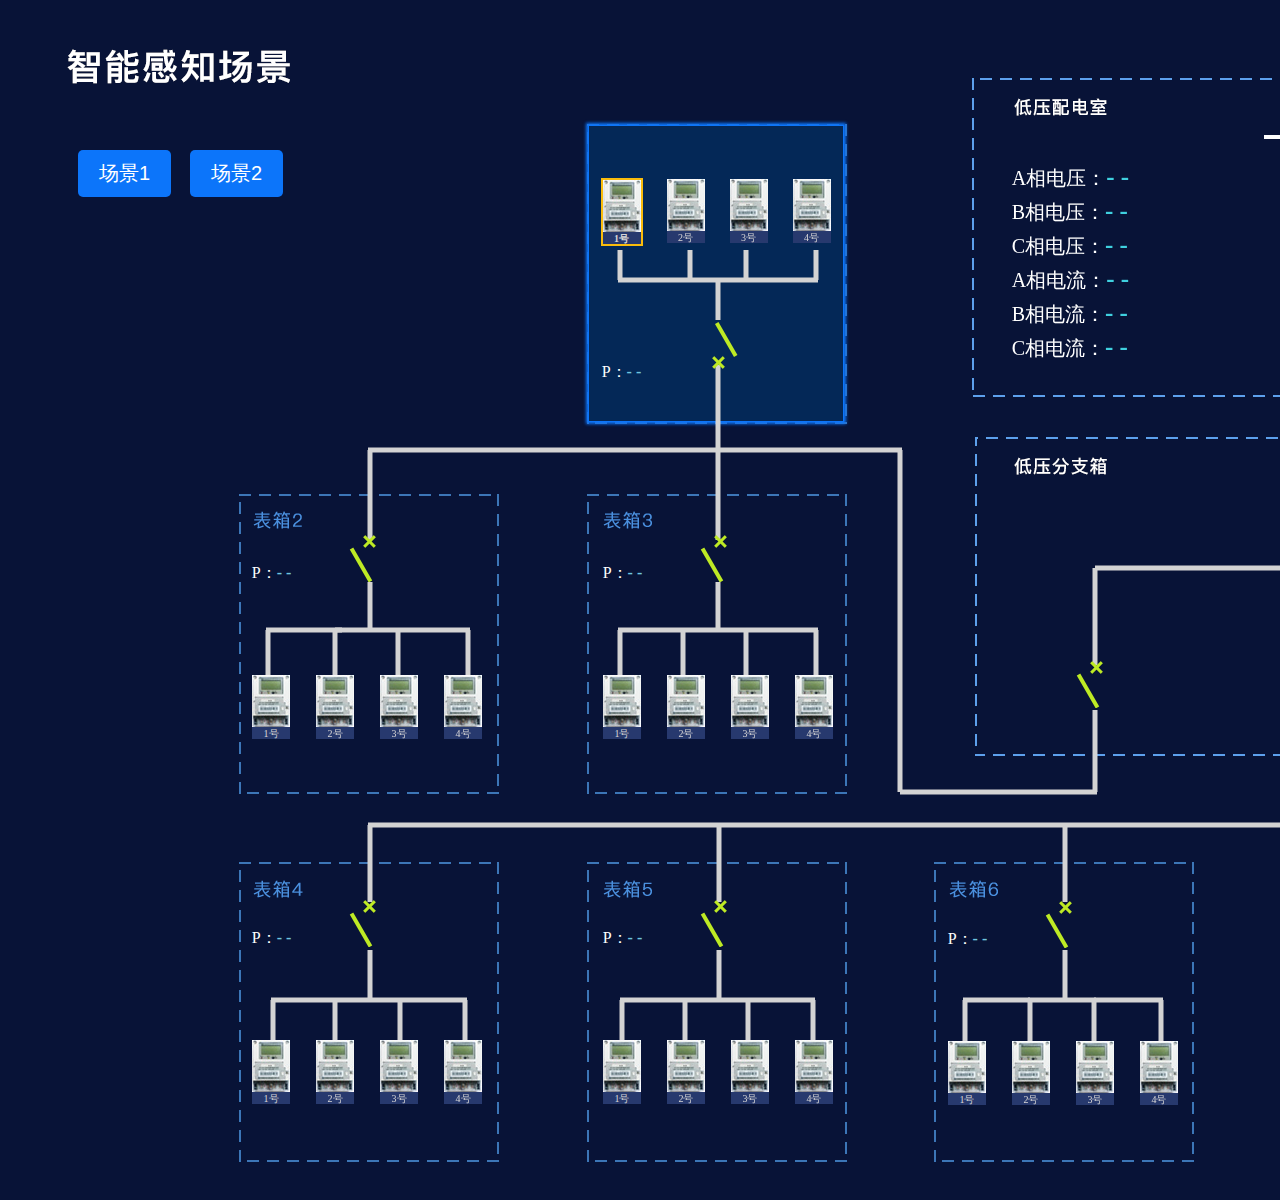
<file: screen/index.html>
<!DOCTYPE html>
<html lang="en">
<head>
  <meta charset="UTF-8">
  <meta name="viewport" content="width=device-width, initial-scale=1.0">
  <title>智能感知场景</title>
  <style>
    * {
      padding: 0;
      margin: 0;
    }
    .btn1 {
      position: absolute;
      top: 150px;
      left: 78px;
      border-radius: 5px;
      background: #0c75fa;
      padding: 10px 21px;
      color: #fff;
      border: none;
      font-size: 20px;
    }
    .btn2 {
      position: absolute;
      top: 150px;
      left: 190px;
      border-radius: 5px;
      background: #0c75fa;
      padding: 10px 21px;
      color: #fff;
      border: none;
      font-size: 20px;
    }
  </style>
</head>
<body>
  <div id="app">
    <button class="btn1" @click="changeScene('场景1')">场景1</button>
    <button class="btn2" @click="changeScene('场景2')">场景2</button>
    <iframe :src="iframeSrc" frameborder="0" id="iframe" frameborder="0" width="3500" height="1200"></iframe>
  </div>
  <script src="js/vue.js" type="text/javascript" charset="utf-8"></script>
  <script>
    var vm = new Vue({
      el: "#app",
      data: {
        iframeSrc: "scene2.html"
      },
      methods: {
        changeScene(name) {
          if(name == "场景1") {
            this.iframeSrc = "scene1.html";
          }else {
            this.iframeSrc = "scene2.html"
          }
        }
      },
    })
  </script>
</body>
</html>
</file>
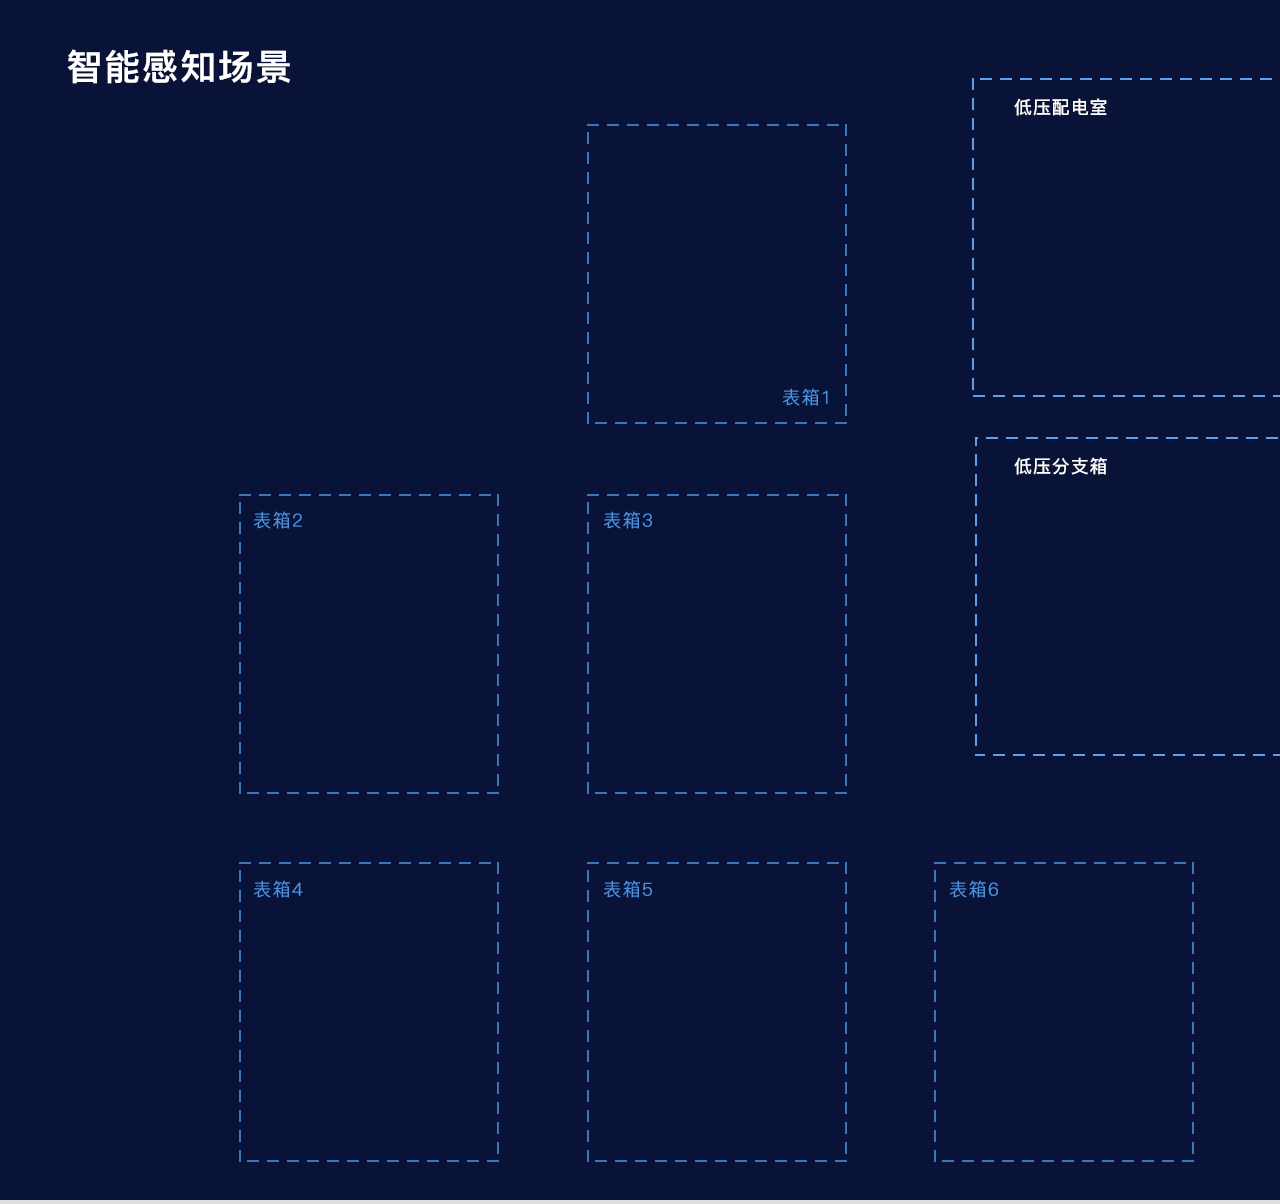
<file: screen/1.html>
<!DOCTYPE html>
<html lang="en">
<head>
  <meta charset="UTF-8">
  <meta name="viewport" content="width=device-width, initial-scale=1.0">
  <title>Document</title>
  <style>
    * {
      padding:0;
      margin:0;
    }
  </style>
</head>
<body>
  <div id="app" style="background: #ddd;">
    <iframe src="test.html" frameborder="0" width="3500" height="1200"></iframe>
  </div>
</body>
</html>
</file>
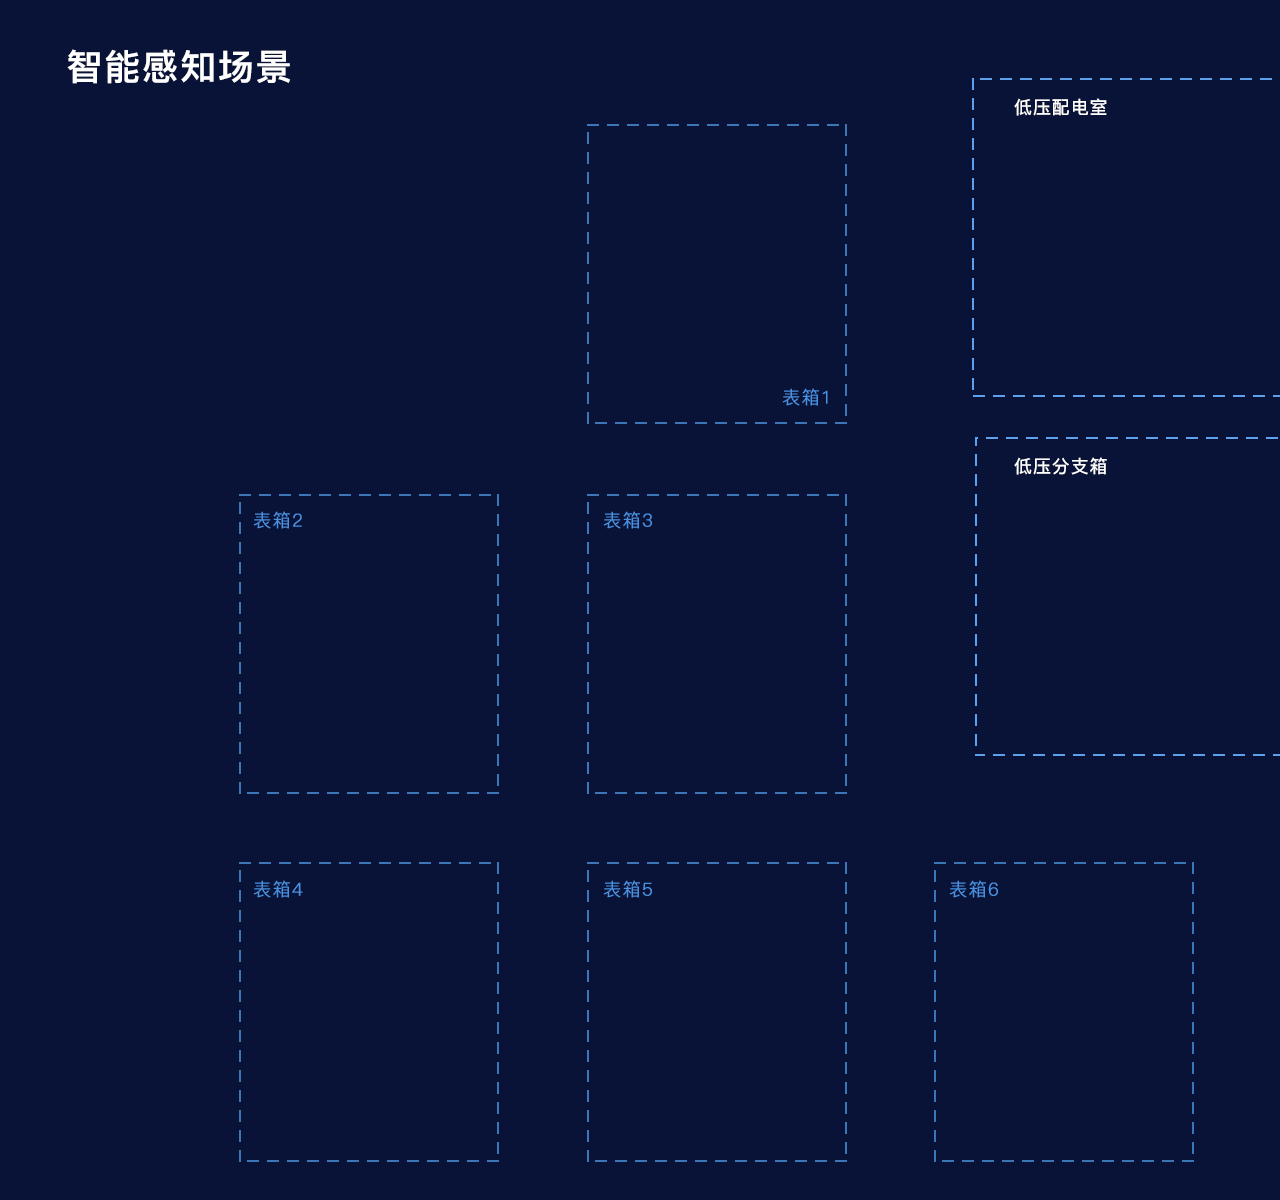
<file: screen/test.html>
<!DOCTYPE html>
<html lang="en">
<head>
  <meta charset="UTF-8">
  <meta name="viewport" content="width=device-width, initial-scale=1.0">
  <title>Document</title>
  <style>
    * {
      padding:0;
      margin:0;
    }
  </style>
</head>
<body>
    <div id="app1" style="width:3500px; height:1200px;background-image: url(images/zngzScene/bg_new.png);background-size: 3500px 1200px;">
    </div>
    <script src="js/vue.js" type="text/javascript" charset="utf-8"></script>
    <script >
      const vm = new Vue({
        el: "#app1"
      })
    </script>
</body>
</html>
</file>
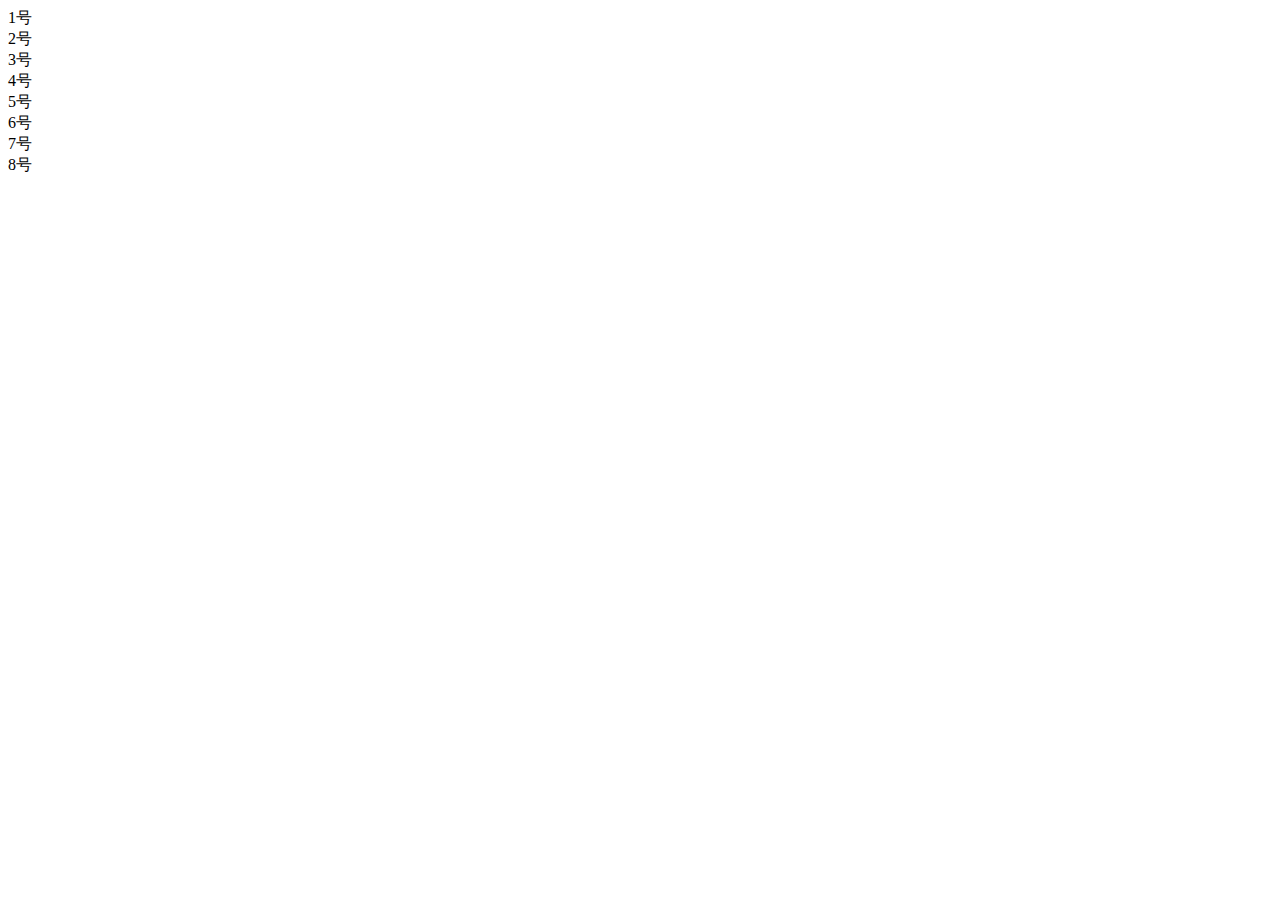
<file: screen/old/1.html>
<!DOCTYPE html>
<html>
	<head>
		<meta charset="utf-8">
		<title></title>
	</head>
	<body>
		<div class="meter-list">
			<div  :class="[selectIndex == 65 ? 'active' : '',meterList9.list[0] && meterList9.list[0].eachOtherType == '3' ? 'meter-item3' : 'meter-item']" data-box="表箱9" data-target="#electricity-modal"  @click="meterClick($event,1)" :data-id="meterList9.list[0] ? meterList9.list[0]['eqId'] : '' "><div class="meter-item-num">1号</div><power-warn :ispower="meterList9.list[0] && meterList9.list[0].isPowerOff"></power-warn></div>
			<div  :class="[selectIndex == 66 ? 'active' : '',meterList9.list[1] && meterList9.list[1].eachOtherType == '3' ? 'meter-item3' : 'meter-item']" data-box="表箱9" data-target="#electricity-modal"  @click="meterClick($event,2)" :data-id="meterList9.list[1] ? meterList9.list[1]['eqId'] : '' "><div class="meter-item-num">2号</div><power-warn :ispower="meterList9.list[1] && meterList9.list[1].isPowerOff"></power-warn></div>
			<div  :class="[selectIndex == 67 ? 'active' : '',meterList9.list[2] && meterList9.list[2].eachOtherType == '3' ? 'meter-item3' : 'meter-item']" data-box="表箱9" data-target="#electricity-modal"  @click="meterClick($event,3)" :data-id="meterList9.list[2] ? meterList9.list[2]['eqId'] : '' "><div class="meter-item-num">3号</div><power-warn :ispower="meterList9.list[2] && meterList9.list[2].isPowerOff"></power-warn></div>
			<div  :class="[selectIndex == 68 ? 'active' : '',meterList9.list[3] && meterList9.list[3].eachOtherType == '3' ? 'meter-item3' : 'meter-item']" data-box="表箱9" data-target="#electricity-modal"  @click="meterClick($event,4)" :data-id="meterList9.list[3] ? meterList9.list[3]['eqId'] : '' "><div class="meter-item-num">4号</div><power-warn :ispower="meterList9.list[3] && meterList9.list[3].isPowerOff"></power-warn></div>
		</div>
		<div class="meter-list">
			<div  :class="[selectIndex == 69 ? 'active' : '',meterList9.list[4] && meterList9.list[4].eachOtherType == '3' ? 'meter-item3' : 'meter-item']" data-box="表箱9" data-target="#electricity-modal"  @click="meterClick($event,5)" :data-id="meterList9.list[4] ? meterList9.list[4]['eqId'] : '' "><div class="meter-item-num">5号</div><power-warn :ispower="meterList9.list[4] && meterList9.list[4].isPowerOff"></power-warn></div>
			<div  :class="[selectIndex == 70 ? 'active' : '',meterList9.list[5] && meterList9.list[5].eachOtherType == '3' ? 'meter-item3' : 'meter-item']" data-box="表箱9" data-target="#electricity-modal"  @click="meterClick($event,6)" :data-id="meterList9.list[5] ? meterList9.list[5]['eqId'] : '' "><div class="meter-item-num">6号</div><power-warn :ispower="meterList9.list[5] && meterList9.list[5].isPowerOff"></power-warn></div>
			<div  :class="[selectIndex == 71 ? 'active' : '',meterList9.list[6] && meterList9.list[6].eachOtherType == '3' ? 'meter-item3' : 'meter-item']" data-box="表箱9" data-target="#electricity-modal"  @click="meterClick($event,7)" :data-id="meterList9.list[6] ? meterList9.list[6]['eqId'] : '' "><div class="meter-item-num">7号</div><power-warn :ispower="meterList9.list[6] && meterList9.list[6].isPowerOff"></power-warn></div>
			<div  :class="[selectIndex == 72 ? 'active' : '',meterList9.list[7] && meterList9.list[7].eachOtherType == '3' ? 'meter-item3' : 'meter-item']" data-box="表箱9" data-target="#electricity-modal"  @click="meterClick($event,8)" :data-id="meterList9.list[7] ? meterList9.list[7]['eqId'] : '' "><div class="meter-item-num">8号</div><power-warn :ispower="meterList9.list[7] && meterList9.list[7].isPowerOff"></power-warn></div>
		</div>
	</body>
</html>
</file>
